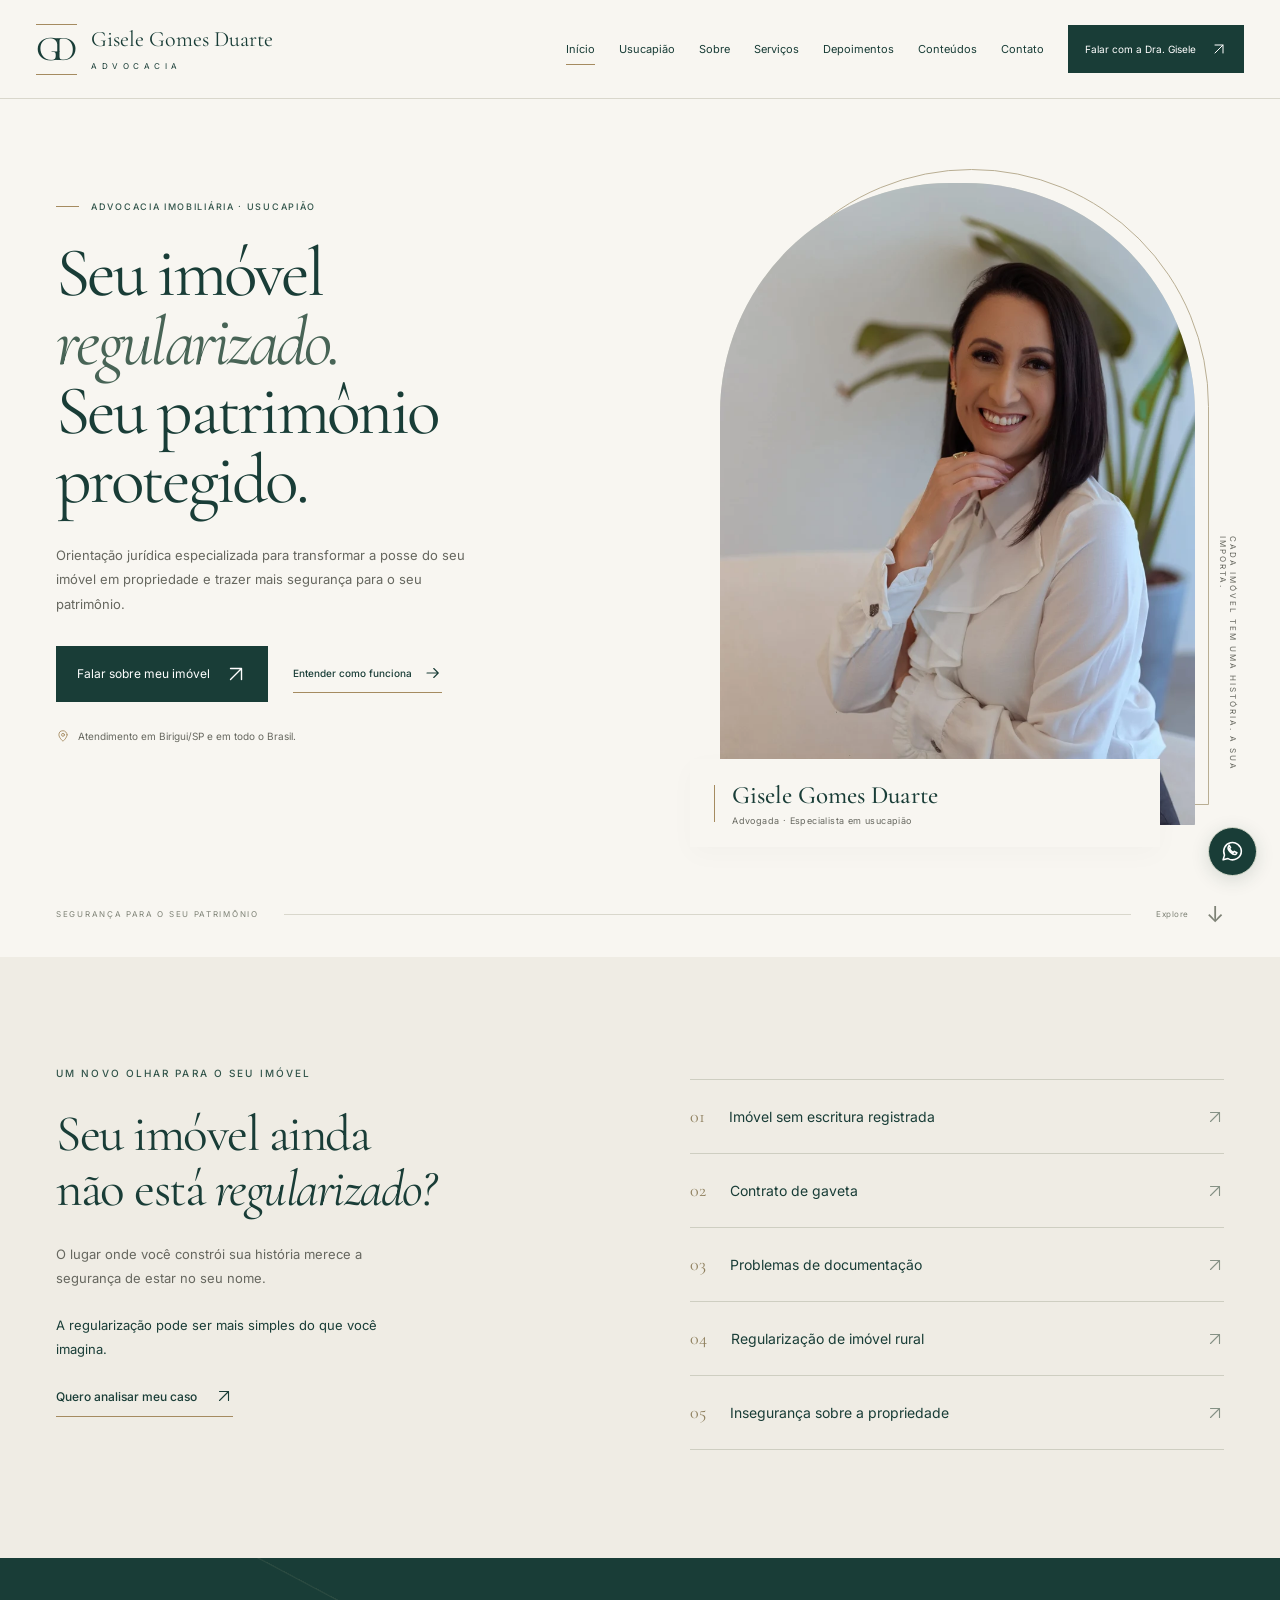
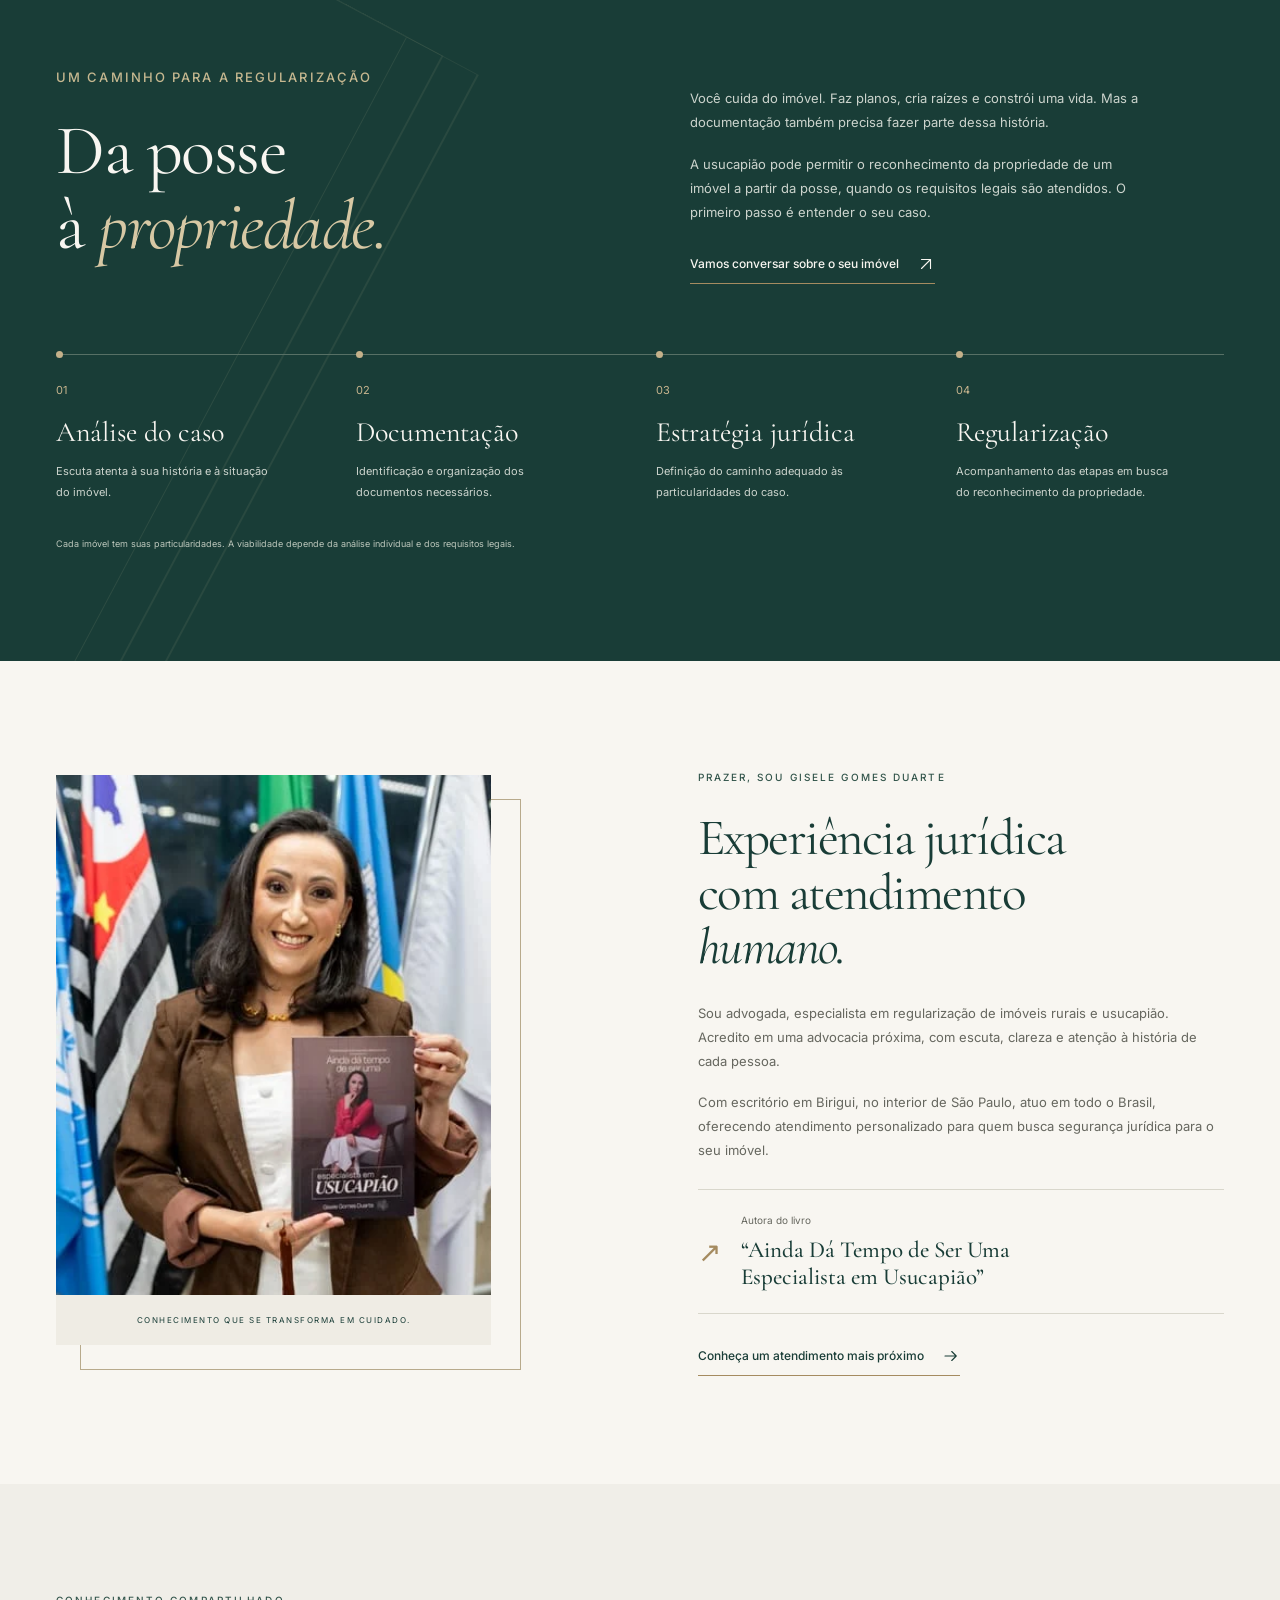
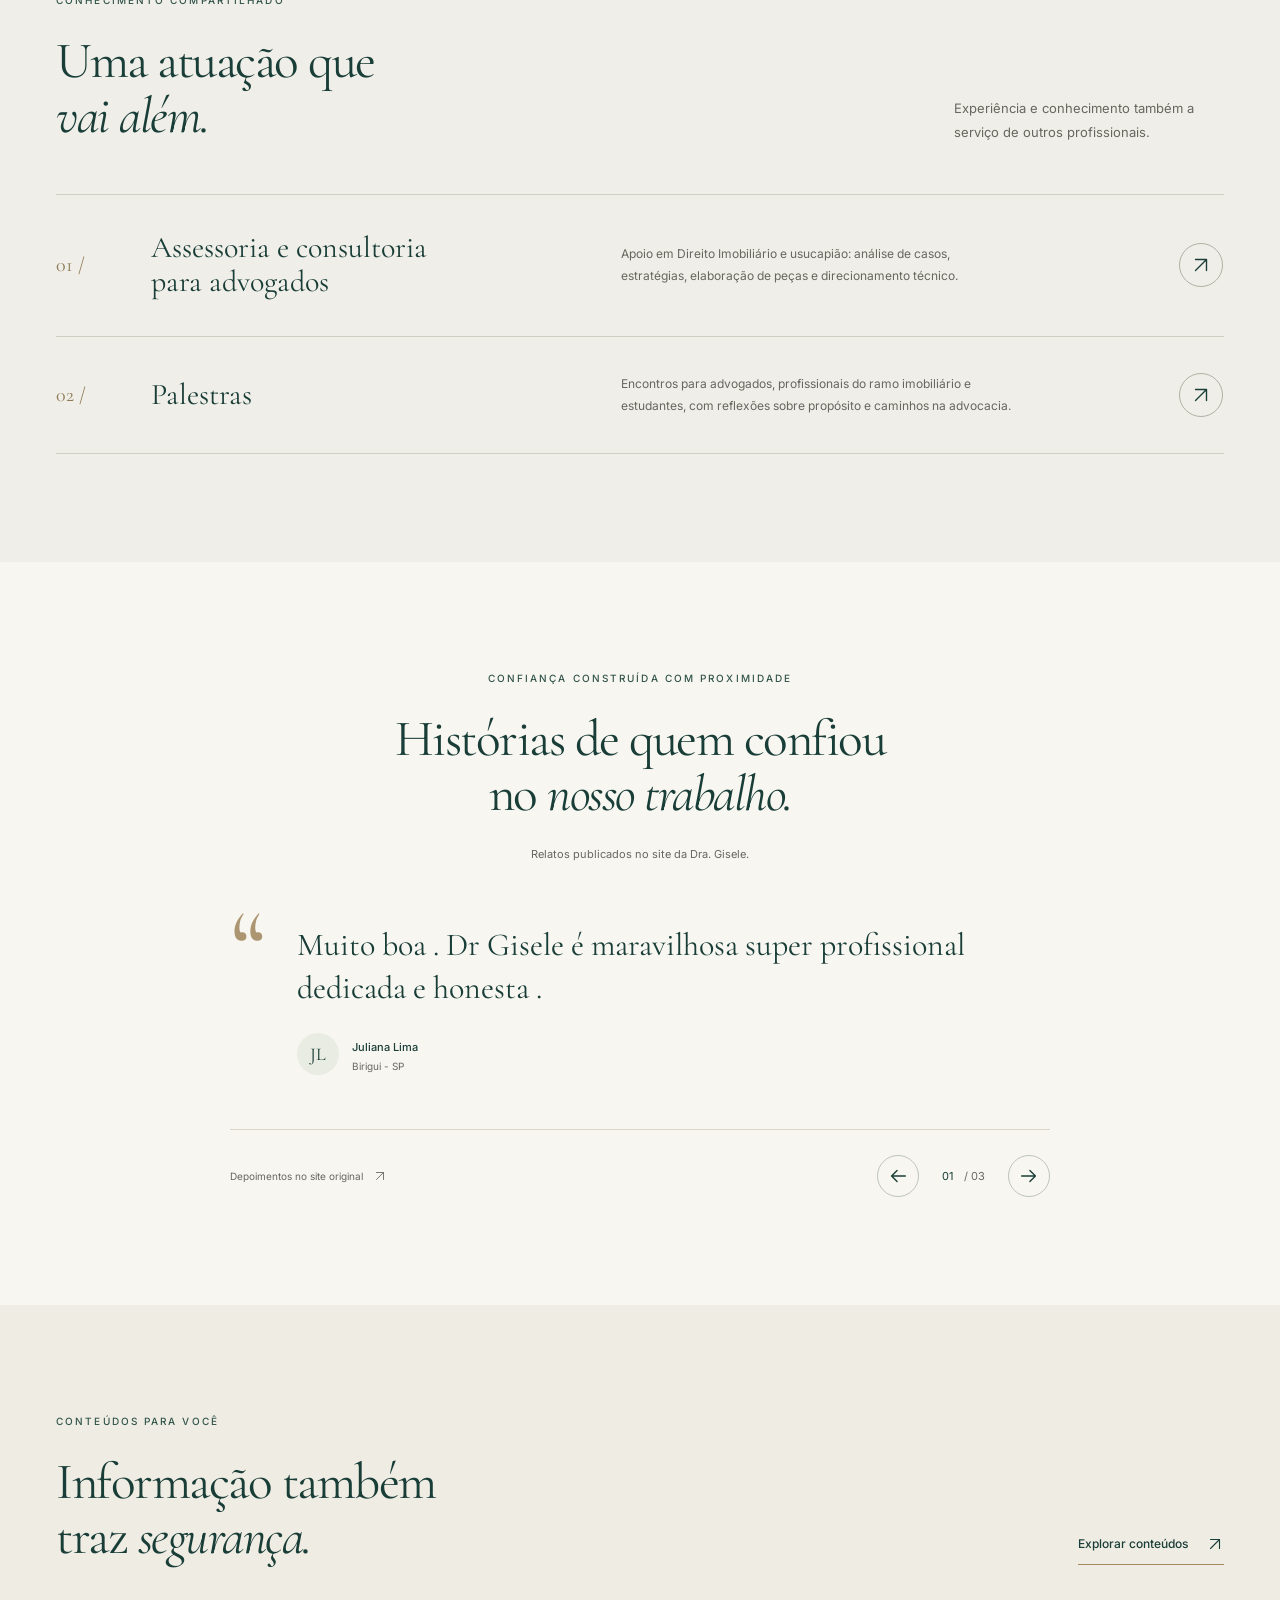
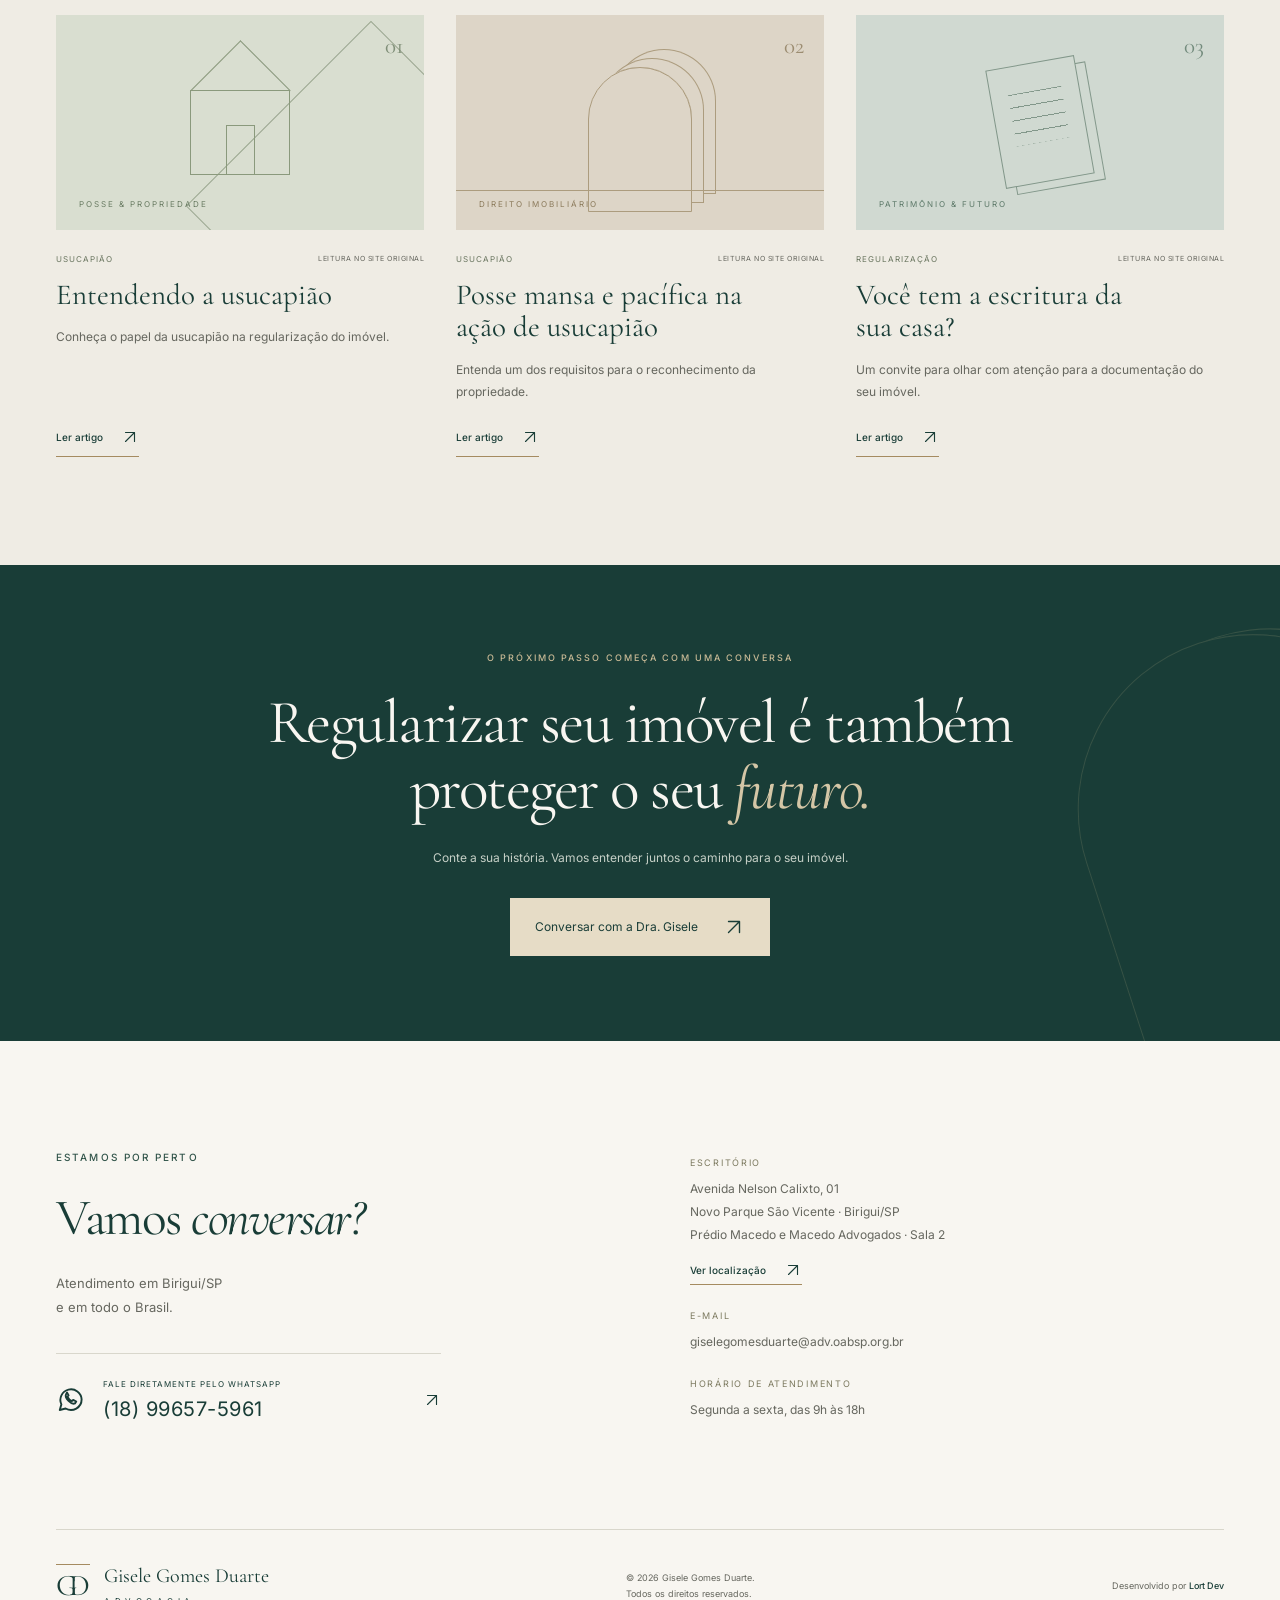
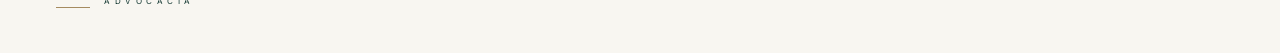
<file: index.html>
<!doctype html>
<html lang="pt-BR">
<head>
  <meta charset="UTF-8">
  <meta name="viewport" content="width=device-width, initial-scale=1">
  <meta name="theme-color" content="#193d37">
  <title>Gisele Gomes Duarte | Advocacia Imobiliária e Usucapião</title>
  <meta name="description" content="Gisele Gomes Duarte, advogada especialista em regularização de imóveis rurais e usucapião. Atendimento humano em Birigui/SP e em todo o Brasil.">
  <meta property="og:type" content="website">
  <meta property="og:locale" content="pt_BR">
  <meta property="og:title" content="Seu imóvel regularizado. Seu patrimônio protegido.">
  <meta property="og:description" content="Conheça o trabalho de Gisele Gomes Duarte. Advocacia imobiliária, regularização de imóveis rurais e usucapião, com atendimento em todo o Brasil.">
  <meta property="og:url" content="https://www.giselegomesduarte.com/">
  <meta property="og:image" content="https://www.giselegomesduarte.com/assets/gisele-retrato.jpg">
  <meta property="og:image:alt" content="Gisele Gomes Duarte, advogada">
  <link rel="canonical" href="https://www.giselegomesduarte.com/">
  <link rel="icon" href="assets/favicon.svg" type="image/svg+xml">
  <link rel="stylesheet" href="styles.css">
  <script src="script.js" defer></script>
</head>
<body>
  <a class="skip-link" href="#principal">Pular para o conteúdo</a>
  <svg class="svg-library" xmlns="http://www.w3.org/2000/svg" aria-hidden="true"><defs>
    <symbol id="arrow" viewBox="0 0 24 24"><path d="M4 12h15m-6-6 6 6-6 6"/></symbol>
    <symbol id="diagonal" viewBox="0 0 24 24"><path d="M6 18 18 6M6 6h12v12"/></symbol>
    <symbol id="pin" viewBox="0 0 24 24"><path d="M19 10c0 5-7 11-7 11S5 15 5 10a7 7 0 0 1 14 0Z"/><circle cx="12" cy="10" r="2.5"/></symbol>
    <symbol id="wa" viewBox="0 0 24 24"><path d="M20.5 11.5a8.5 8.5 0 0 1-12.8 7.3L3 20l1.3-4.5A8.5 8.5 0 1 1 20.5 11.5Z"/><path d="M8 7.5c-.7 1.5.3 3.5 2 5.2s3.7 2.7 5.2 2l1-1.5-2.5-1.3-1 1c-1.7-.8-2.8-1.9-3.6-3.6l1-1L8.8 6Z"/></symbol>
  </defs></svg>

  <header class="site-header">
    <div class="header-inner">
      <a class="brand" href="#inicio" aria-label="Gisele Gomes Duarte Advocacia — início"><span class="brand-mark" aria-hidden="true">GD</span><span class="brand-name">Gisele Gomes Duarte<small>ADVOCACIA</small></span></a>
      <button class="menu-toggle" aria-expanded="false" aria-controls="main-nav" aria-label="Abrir menu"><span></span><span></span></button>
      <nav id="main-nav" aria-label="Navegação principal">
        <a href="#inicio" class="active">Início</a><a href="#usucapiao">Usucapião</a><a href="#sobre">Sobre</a><a href="#servicos">Serviços</a><a href="#depoimentos">Depoimentos</a><a href="#conteudos">Conteúdos</a><a href="#contato">Contato</a>
        <a class="button header-cta" data-whatsapp href="https://wa.me/5518996575961" target="_blank" rel="noopener noreferrer">Falar com a Dra. Gisele <svg><use href="#diagonal"/></svg></a>
      </nav>
    </div>
  </header>

  <main id="principal">
    <section id="inicio" class="hero section-wrap">
      <div class="hero-copy">
        <p class="eyebrow"><span></span> ADVOCACIA IMOBILIÁRIA · USUCAPIÃO</p>
        <h1>Seu imóvel<br><em>regularizado.</em><br>Seu patrimônio<br>protegido.</h1>
        <p class="hero-description">Orientação jurídica especializada para transformar a posse do seu imóvel em propriedade e trazer mais segurança para o seu patrimônio.</p>
        <div class="hero-actions"><a class="button" data-whatsapp href="https://wa.me/5518996575961" target="_blank" rel="noopener noreferrer">Falar sobre meu imóvel <svg><use href="#diagonal"/></svg></a><a class="text-link" href="#usucapiao">Entender como funciona <svg><use href="#arrow"/></svg></a></div>
        <p class="location"><svg><use href="#pin"/></svg> Atendimento em Birigui/SP e em todo o Brasil.</p>
      </div>
      <div class="hero-visual">
        <div class="arch-line" aria-hidden="true"></div>
        <div class="portrait-frame"><img src="assets/gisele-retrato.webp" width="800" height="1200" fetchpriority="high" alt="Dra. Gisele Gomes Duarte em seu escritório"></div>
        <span class="vertical-caption">CADA IMÓVEL TEM UMA HISTÓRIA. A SUA IMPORTA.</span>
        <div class="portrait-caption"><span class="caption-line"></span><div><strong>Gisele Gomes Duarte</strong><span>Advogada · Especialista em usucapião</span></div></div>
      </div>
      <div class="hero-bottom"><span>SEGURANÇA PARA O SEU PATRIMÔNIO</span><span class="hero-bottom-line"></span><a href="#seu-imovel" aria-label="Conheça os caminhos para regularizar seu imóvel">Explore <span>↓</span></a></div>
    </section>

    <section id="seu-imovel" class="problem section-space">
      <div class="section-wrap problem-grid">
        <div><p class="eyebrow">UM NOVO OLHAR PARA O SEU IMÓVEL</p><h2>Seu imóvel ainda<br>não está <em>regularizado?</em></h2><p>O lugar onde você constrói sua história merece a segurança de estar no seu nome.</p><p class="problem-note">A regularização pode ser mais simples do que você imagina.</p><a class="text-link" data-whatsapp href="https://wa.me/5518996575961" target="_blank" rel="noopener noreferrer">Quero analisar meu caso <svg><use href="#diagonal"/></svg></a></div>
        <ul class="situation-list"><li><span>01</span> Imóvel sem escritura registrada <svg><use href="#diagonal"/></svg></li><li><span>02</span> Contrato de gaveta <svg><use href="#diagonal"/></svg></li><li><span>03</span> Problemas de documentação <svg><use href="#diagonal"/></svg></li><li><span>04</span> Regularização de imóvel rural <svg><use href="#diagonal"/></svg></li><li><span>05</span> Insegurança sobre a propriedade <svg><use href="#diagonal"/></svg></li></ul>
      </div>
    </section>

    <section id="usucapiao" class="usucapiao section-space">
      <div class="architectural-lines" aria-hidden="true"></div>
      <div class="section-wrap">
        <div class="usucapiao-intro"><div><p class="eyebrow">UM CAMINHO PARA A REGULARIZAÇÃO</p><h2>Da posse<br>à <em>propriedade.</em></h2></div><div><p>Você cuida do imóvel. Faz planos, cria raízes e constrói uma vida. Mas a documentação também precisa fazer parte dessa história.</p><p>A usucapião pode permitir o reconhecimento da propriedade de um imóvel a partir da posse, quando os requisitos legais são atendidos. O primeiro passo é entender o seu caso.</p><a class="text-link light" data-whatsapp href="https://wa.me/5518996575961" target="_blank" rel="noopener noreferrer">Vamos conversar sobre o seu imóvel <svg><use href="#diagonal"/></svg></a></div></div>
        <ol class="process"><li><span class="step-number">01</span><h3>Análise do caso</h3><p>Escuta atenta à sua história e à situação do imóvel.</p></li><li><span class="step-number">02</span><h3>Documentação</h3><p>Identificação e organização dos documentos necessários.</p></li><li><span class="step-number">03</span><h3>Estratégia jurídica</h3><p>Definição do caminho adequado às particularidades do caso.</p></li><li><span class="step-number">04</span><h3>Regularização</h3><p>Acompanhamento das etapas em busca do reconhecimento da propriedade.</p></li></ol>
        <p class="process-note">Cada imóvel tem suas particularidades. A viabilidade depende da análise individual e dos requisitos legais.</p>
      </div>
    </section>

    <section id="sobre" class="about section-wrap section-space">
      <div class="about-visual"><img src="assets/gisele-autora.webp" alt="Gisele Gomes Duarte apresentando seu livro sobre usucapião" width="400" height="599" loading="lazy"><div class="about-photo-label">CONHECIMENTO QUE SE TRANSFORMA EM CUIDADO.</div></div>
      <div class="about-copy"><p class="eyebrow">PRAZER, SOU GISELE GOMES DUARTE</p><h2>Experiência jurídica<br>com atendimento<br><em>humano.</em></h2><p>Sou advogada, especialista em regularização de imóveis rurais e usucapião. Acredito em uma advocacia próxima, com escuta, clareza e atenção à história de cada pessoa.</p><p>Com escritório em Birigui, no interior de São Paulo, atuo em todo o Brasil, oferecendo atendimento personalizado para quem busca segurança jurídica para o seu imóvel.</p><div class="book-note"><span aria-hidden="true">↗</span><p>Autora do livro<strong>“Ainda Dá Tempo de Ser Uma<br class="desktop-br"> Especialista em Usucapião”</strong></p></div><a class="text-link" href="#contato">Conheça um atendimento mais próximo <svg><use href="#arrow"/></svg></a></div>
    </section>

    <section id="servicos" class="services section-space"><div class="section-wrap"><div class="section-heading"><div><p class="eyebrow">CONHECIMENTO COMPARTILHADO</p><h2>Uma atuação que<br><em>vai além.</em></h2></div><p>Experiência e conhecimento também a serviço de outros profissionais.</p></div><div class="service-row"><span class="service-number">01 /</span><h3>Assessoria e consultoria<br>para advogados</h3><p>Apoio em Direito Imobiliário e usucapião: análise de casos, estratégias, elaboração de peças e direcionamento técnico.</p><a data-whatsapp data-message="Olá, Dra. Gisele! Gostaria de saber mais sobre a consultoria para advogados." href="https://wa.me/5518996575961" target="_blank" rel="noopener noreferrer" aria-label="Conversar sobre assessoria e consultoria para advogados"><svg><use href="#diagonal"/></svg></a></div><div class="service-row"><span class="service-number">02 /</span><h3>Palestras</h3><p>Encontros para advogados, profissionais do ramo imobiliário e estudantes, com reflexões sobre propósito e caminhos na advocacia.</p><a data-whatsapp data-message="Olá, Dra. Gisele! Gostaria de conversar sobre palestras." href="https://wa.me/5518996575961" target="_blank" rel="noopener noreferrer" aria-label="Conversar sobre palestras"><svg><use href="#diagonal"/></svg></a></div></div></section>

    <section id="depoimentos" class="testimonials section-wrap section-space" aria-roledescription="carrossel" aria-label="Depoimentos de clientes">
      <div class="testimonial-heading"><p class="eyebrow">CONFIANÇA CONSTRUÍDA COM PROXIMIDADE</p><h2>Histórias de quem confiou<br>no <em>nosso trabalho.</em></h2><p>Relatos publicados no site da Dra. Gisele.</p></div>
      <div class="quote-wrap"><span class="quote-mark" aria-hidden="true">“</span><div class="quote-content" aria-live="polite" aria-atomic="true"><blockquote id="quote-text">Muito boa . Dr Gisele é maravilhosa super profissional dedicada e honesta .</blockquote><div class="quote-person"><span class="person-initials" id="quote-initials" aria-hidden="true">JL</span><div><strong id="quote-name">Juliana Lima</strong><span id="quote-location">Birigui - SP</span></div></div></div></div>
      <div class="carousel-bottom"><a class="source-link" href="https://www.giselegomesduarte.com/#section-69c3211c6817c" id="testimonial-source" target="_blank" rel="noopener noreferrer">Depoimentos no site original <svg><use href="#diagonal"/></svg></a><div class="carousel-controls"><button id="quote-prev" class="round-button" aria-label="Depoimento anterior"><svg class="rotate"><use href="#arrow"/></svg></button><span id="quote-counter" aria-label="Depoimento 1 de 3">01 <span>/ 03</span></span><button id="quote-next" class="round-button" aria-label="Próximo depoimento"><svg><use href="#arrow"/></svg></button></div></div>
    </section>

    <section id="conteudos" class="articles section-space"><div class="section-wrap"><div class="section-heading"><div><p class="eyebrow">CONTEÚDOS PARA VOCÊ</p><h2>Informação também<br>traz <em>segurança.</em></h2></div><a class="text-link" href="https://www.giselegomesduarte.com/#section-63f8ffbb9bd33" id="all-articles" target="_blank" rel="noopener noreferrer">Explorar conteúdos <svg><use href="#diagonal"/></svg></a></div><div class="article-grid">
      <article><a class="article-link" href="https://www.giselegomesduarte.com/alguns-artigos-publicados/entendendo-a-usucapi%C3%A3o" target="_blank" rel="noopener noreferrer"><div class="article-art art-house" aria-hidden="true"><span class="draw-house"></span><span class="art-caption">POSSE & PROPRIEDADE</span><span class="art-number">01</span></div><div class="article-meta">USUCAPIÃO <span>LEITURA NO SITE ORIGINAL</span></div><h3>Entendendo a usucapião</h3><p>Conheça o papel da usucapião na regularização do imóvel.</p><span class="text-link">Ler artigo <svg><use href="#diagonal"/></svg></span></a></article>
      <article><a class="article-link" href="https://www.giselegomesduarte.com/alguns-artigos-publicados/posse-mansa-e-pac%C3%8Dfica-na-a%C3%87%C3%83o-de-usucapi%C3%83o" target="_blank" rel="noopener noreferrer"><div class="article-art art-arch" aria-hidden="true"><span class="draw-arch"></span><span class="art-caption">DIREITO IMOBILIÁRIO</span><span class="art-number">02</span></div><div class="article-meta">USUCAPIÃO <span>LEITURA NO SITE ORIGINAL</span></div><h3>Posse mansa e pacífica na ação de usucapião</h3><p>Entenda um dos requisitos para o reconhecimento da propriedade.</p><span class="text-link">Ler artigo <svg><use href="#diagonal"/></svg></span></a></article>
      <article><a class="article-link" href="https://www.giselegomesduarte.com/alguns-artigos-publicados/voc%C3%8A-tem-a-escritura-da-sua-casa" target="_blank" rel="noopener noreferrer"><div class="article-art art-document" aria-hidden="true"><span class="draw-document"></span><span class="art-caption">PATRIMÔNIO & FUTURO</span><span class="art-number">03</span></div><div class="article-meta">REGULARIZAÇÃO <span>LEITURA NO SITE ORIGINAL</span></div><h3>Você tem a escritura da sua casa?</h3><p>Um convite para olhar com atenção para a documentação do seu imóvel.</p><span class="text-link">Ler artigo <svg><use href="#diagonal"/></svg></span></a></article>
    </div></div></section>

    <section class="final-cta"><div class="section-wrap"><p class="eyebrow">O PRÓXIMO PASSO COMEÇA COM UMA CONVERSA</p><h2>Regularizar seu imóvel é também<br>proteger o seu <em>futuro.</em></h2><p>Conte a sua história. Vamos entender juntos o caminho para o seu imóvel.</p><a class="button button-sand" data-whatsapp href="https://wa.me/5518996575961" target="_blank" rel="noopener noreferrer">Conversar com a Dra. Gisele <svg><use href="#diagonal"/></svg></a><span class="cta-arch" aria-hidden="true"></span></div></section>

    <section id="contato" class="contact section-wrap section-space"><div class="contact-intro"><p class="eyebrow">ESTAMOS POR PERTO</p><h2>Vamos <em>conversar?</em></h2><p>Atendimento em Birigui/SP<br>e em todo o Brasil.</p><a class="contact-whatsapp" data-whatsapp href="https://wa.me/5518996575961" target="_blank" rel="noopener noreferrer"><svg><use href="#wa"/></svg><span>FALE DIRETAMENTE PELO WHATSAPP<strong>(18) 99657-5961</strong></span><svg><use href="#diagonal"/></svg></a></div><div class="contact-details"><div><span class="detail-label">ESCRITÓRIO</span><address>Avenida Nelson Calixto, 01<br>Novo Parque São Vicente · Birigui/SP<br>Prédio Macedo e Macedo Advogados · Sala 2</address><a class="text-link small" href="https://www.google.com/maps/search/?api=1&query=Avenida+Nelson+Calixto+01+Novo+Parque+Sao+Vicente+Birigui+SP" target="_blank" rel="noopener noreferrer">Ver localização <svg><use href="#diagonal"/></svg></a></div><div><span class="detail-label">E-MAIL</span><a class="email" href="mailto:giselegomesduarte@adv.oabsp.org.br">giselegomesduarte@adv.oabsp.org.br</a></div><div><span class="detail-label">HORÁRIO DE ATENDIMENTO</span><p>Segunda a sexta, das 9h às 18h</p></div></div></section>
  </main>
  <footer class="site-footer section-wrap"><a class="brand" href="#inicio"><span class="brand-mark" aria-hidden="true">GD</span><span class="brand-name">Gisele Gomes Duarte<small>ADVOCACIA</small></span></a><p>© <span id="year">2026</span> Gisele Gomes Duarte. <br>Todos os direitos reservados.</p><span class="dev-credit">Desenvolvido por <strong>Lort Dev</strong></span></footer>
  <a class="floating-whatsapp" data-whatsapp href="https://wa.me/5518996575961" target="_blank" rel="noopener noreferrer" aria-label="Conversar com a Dra. Gisele pelo WhatsApp"><svg><use href="#wa"/></svg><span>Vamos conversar?</span></a>
</body>
</html>
</file>
<file: styles.css>
@font-face{font-family:Editorial;src:url('assets/cormorant.woff2') format('woff2');font-style:normal;font-weight:400 600;font-display:swap}
@font-face{font-family:Editorial;src:url('assets/cormorant-italic.woff2') format('woff2');font-style:italic;font-weight:400 600;font-display:swap}
@font-face{font-family:Inter;src:url('assets/inter.woff2') format('woff2');font-style:normal;font-weight:100 900;font-display:swap}
:root{--paper:#f8f6f1;--cream:#efece4;--green:#193d37;--green-light:#31544a;--gold:#a58b60;--text:#66675f;--line:#d9d7cc;--serif:Editorial,Georgia,'Times New Roman',serif;--sans:Inter,Arial,sans-serif}
*{box-sizing:border-box}html{scroll-behavior:smooth;scroll-padding-top:110px}body{margin:0;background:var(--paper);color:var(--green);font-family:var(--sans);font-size:14px;-webkit-font-smoothing:antialiased}a{color:inherit;text-decoration:none}button{font:inherit}button,a{-webkit-tap-highlight-color:transparent}button{cursor:pointer}svg{width:22px;height:22px;fill:none;stroke:currentColor;stroke-width:1.5;stroke-linecap:round;stroke-linejoin:round;flex-shrink:0}.svg-library{position:absolute;width:0;height:0;overflow:hidden}img{display:block;max-width:100%;height:auto}h1,h2,h3,p{margin:0}h1,h2,h3{font-weight:400}h1,h2,h3{font-family:var(--serif)}h2{font-size:clamp(40px,4vw,60px);line-height:1.07;letter-spacing:-1.5px}h2 em{font-weight:400}p{color:var(--text);line-height:1.85}button:focus-visible,a:focus-visible{outline:3px solid var(--gold);outline-offset:5px}::selection{background:#d6ddce;color:var(--green)}.section-wrap{width:min(1240px,calc(100% - 112px));margin-inline:auto}.section-space{padding-block:108px}.eyebrow{font-size:10px;font-weight:500;letter-spacing:2.1px;color:var(--green-light);line-height:1.7;margin-bottom:25px}.button{display:inline-flex;align-items:center;justify-content:center;gap:25px;padding:18px 25px;background:var(--green);color:#fff;font-size:12px;line-height:1.5;min-height:52px;transition:background .2s,transform .2s}.button:hover{background:#2e574c;transform:translateY(-2px)}.text-link{display:inline-flex;align-items:center;gap:18px;padding-block:10px;border-bottom:1px solid var(--gold);font-size:12px;font-weight:500;line-height:1.6}.text-link svg{width:18px;height:18px;transition:transform .2s}.text-link:hover svg{transform:translate(3px,-2px)}.skip-link{position:fixed;top:-100px;left:20px;padding:16px;background:var(--green);color:white;z-index:100}.skip-link:focus{top:12px}
.site-header{position:sticky;top:0;z-index:30;background:rgba(248,246,241,.97);border-bottom:1px solid var(--line)}.header-inner{width:min(1380px,calc(100% - 72px));min-height:98px;margin:auto;display:flex;align-items:center;justify-content:space-between;gap:28px}.brand{display:inline-flex;align-items:center;gap:14px;flex-shrink:0}.brand-mark{font-family:var(--serif);font-size:35px;letter-spacing:-8px;padding-right:8px;line-height:1.4;border-block:1px solid var(--gold);color:var(--green)}.brand-name{font-family:var(--serif);font-size:22px;line-height:1.1}.brand-name small{display:block;font:8px var(--sans);letter-spacing:4.5px;margin-top:9px}nav{display:flex;align-items:center;gap:24px}nav>a:not(.button){font-size:11px;position:relative;padding-block:16px}nav>a:not(.button):after{content:'';position:absolute;bottom:7px;left:0;right:0;height:1px;background:var(--gold);transform:scaleX(0);transition:transform .2s}nav>a:hover:after,nav>a.active:after{transform:scaleX(1)}.header-cta{font-size:10px;padding:13px 17px;gap:15px;min-height:44px}.header-cta svg{width:16px}.menu-toggle{display:none}
.hero{display:grid;grid-template-columns:1.14fr 1fr;column-gap:64px;padding-top:70px;position:relative}.hero-copy{padding-top:30px;padding-bottom:42px}.hero .eyebrow{display:flex;align-items:center;gap:12px;font-size:9px;letter-spacing:1.7px}.hero .eyebrow>span{width:23px;height:1px;background:var(--gold)}h1{font-size:clamp(54px,5.45vw,80px);letter-spacing:-2.7px;line-height:.99}h1 em{font-weight:400;color:#486456}.hero-description{max-width:420px;margin-top:27px;font-size:13px;line-height:1.9}.hero-actions{display:flex;gap:25px;align-items:center;margin-top:29px}.hero-actions .button{padding:17px 21px;gap:15px}.hero-actions .text-link{font-size:10px;gap:12px}.location{display:flex;align-items:center;gap:8px;font-size:10px;margin-top:25px}.location svg{width:14px;height:16px;color:var(--gold)}.hero-visual{position:relative;margin:0 29px 48px 12px;padding-top:14px;align-self:stretch}.portrait-frame{height:100%;min-height:550px;max-height:642px;overflow:hidden;border-radius:230px 230px 1px 1px;background:#d6d8cb;position:relative}.portrait-frame img{width:100%;height:100%;object-fit:cover;object-position:center 40%}.arch-line{position:absolute;inset:0 -14px 20px 14px;border:1px solid #b9ae93;border-radius:250px 250px 0 0}.vertical-caption{position:absolute;right:-43px;top:56%;writing-mode:vertical-rl;font-size:8px;letter-spacing:2px;color:var(--text)}.portrait-caption{position:absolute;bottom:-22px;left:-30px;right:35px;background:var(--paper);padding:21px 24px;display:flex;align-items:center;gap:17px;box-shadow:0 8px 25px #193d3706}.caption-line{height:37px;width:1px;background:var(--gold)}.portrait-caption strong{font-family:var(--serif);font-weight:500;font-size:25px;display:block}.portrait-caption div>span{display:block;font-size:9px;letter-spacing:.4px;color:var(--text);margin-top:5px}.hero-bottom{grid-column:1/-1;display:flex;align-items:center;gap:25px;margin-top:28px;padding-bottom:30px;color:#7e8276;font-size:8px;letter-spacing:1.7px}.hero-bottom-line{height:1px;background:var(--line);flex:1}.hero-bottom a{display:flex;align-items:center;gap:17px;letter-spacing:.5px}.hero-bottom a span{font-size:22px}
.problem{background:var(--cream);margin-top:0}.problem-grid{display:grid;grid-template-columns:1fr 1fr;gap:100px}.problem h2{margin-bottom:25px}.problem-grid>div>p:not(.eyebrow){max-width:370px;font-size:13px}.problem-grid .problem-note{margin-top:23px;color:var(--green)}.problem .text-link{margin-top:16px}.situation-list{list-style:none;padding:0;margin:14px 0 0}.situation-list li{display:flex;align-items:center;gap:24px;border-bottom:1px solid #cecec1;padding:23px 0;font-size:14px;line-height:1.5}.situation-list li:first-child{border-top:1px solid #cecec1}.situation-list li>span{font-family:var(--serif);font-size:18px;color:#8f805f}.situation-list svg{margin-left:auto;width:18px;color:#859185}
.usucapiao{background:var(--green);color:var(--paper);position:relative;overflow:hidden}.usucapiao .section-wrap{position:relative;z-index:1}.usucapiao .eyebrow{color:#c6b890}.usucapiao h2{font-size:clamp(56px,5.5vw,80px)}.usucapiao h2 em{color:#d7c8a4}.usucapiao-intro{display:grid;grid-template-columns:1fr 1fr;gap:100px}.usucapiao-intro>div+div{padding-top:20px;max-width:450px}.usucapiao p{color:#ccd4cd;font-size:13px}.usucapiao p+p{margin-top:18px}.light{color:var(--paper);margin-top:20px}.process{display:grid;grid-template-columns:repeat(4,1fr);list-style:none;padding:0;margin:70px 0 0;border-top:1px solid #577065;gap:32px}.process li{padding-top:25px;position:relative}.process li:before{content:'';position:absolute;top:-4px;left:0;width:7px;height:7px;background:#c4b18a;border-radius:50%}.step-number{font-size:11px;color:#c8b58e}.process h3{font-size:28px;margin:18px 0 12px}.process p{font-size:11px;max-width:225px}.usucapiao .process-note{font-size:9px;margin-top:34px;color:#bec8bd}.architectural-lines{position:absolute;width:550px;height:850px;border:1px solid #49615366;top:-100px;left:-310px;transform:rotate(28deg);box-shadow:40px 0 0 -1px #193d37,41px 0 #49615355,80px 0 0 -1px #193d37,81px 0 #49615355}
.about{display:grid;grid-template-columns:1fr 1fr;gap:115px;align-items:center}.about-visual{padding:0 30px 25px 0;position:relative;max-width:465px}.about-visual:after{content:'';position:absolute;inset:24px 0 0 24px;border:1px solid #b8aa8c;z-index:-1}.about-visual img{width:100%;height:520px;object-fit:cover;object-position:center 38%}.about-photo-label{background:var(--cream);font-size:8px;letter-spacing:1.5px;padding:20px 10px;text-align:center}.about-copy h2{margin-bottom:26px}.about-copy>p:not(.eyebrow){font-size:13px;margin-top:17px}.book-note{display:flex;gap:20px;align-items:center;border-block:1px solid var(--line);margin:27px 0 22px;padding:21px 0}.book-note>span{font-size:28px;color:var(--gold)}.book-note p{font-size:10px}.book-note strong{display:block;font-family:var(--serif);font-size:23px;font-weight:500;line-height:1.2;color:var(--green);margin-top:7px}
.services{background:#f0eee8}.section-heading{display:flex;justify-content:space-between;align-items:flex-end;gap:35px;margin-bottom:50px}.section-heading>p{max-width:270px;font-size:13px}.service-row{display:grid;grid-template-columns:60px 1fr 1.2fr 45px;gap:35px;padding:36px 0;border-top:1px solid #cccfc2;align-items:center}.service-row:last-child{border-bottom:1px solid #cccfc2}.service-number{font-family:var(--serif);font-size:20px;color:#8c7955}.service-row h3{font-size:30px;line-height:1.15}.service-row p{font-size:12px;max-width:390px}.service-row>a{width:44px;height:44px;border:1px solid #acb3a4;border-radius:50%;display:grid;place-items:center;transition:background .2s}.service-row>a:hover{background:#dfe4d9}
.testimonial-heading{text-align:center}.testimonial-heading>p:last-child{font-size:11px;margin-top:22px}.quote-wrap{max-width:820px;margin:30px auto 0;display:flex;gap:30px;min-height:210px}.quote-mark{font-family:var(--serif);font-size:108px;line-height:1;color:#ac9571}.quote-content{padding-top:29px;flex:1}blockquote{font-family:var(--serif);font-size:32px;line-height:1.35;margin:0;font-weight:400}.quote-person{display:flex;align-items:center;gap:13px;margin-top:24px}.person-initials{width:42px;height:42px;border-radius:50%;display:grid;place-items:center;background:#e9ece3;font-family:var(--serif);font-size:18px}.quote-person strong{font-size:11px;font-weight:500}.quote-person div>span{display:block;font-size:10px;color:var(--text);margin-top:6px}.carousel-bottom{border-top:1px solid var(--line);padding-top:25px;margin:25px auto 0;max-width:820px;display:flex;align-items:center;justify-content:space-between;gap:20px}.source-link{display:flex;align-items:center;gap:10px;font-size:10px;color:var(--text)}.source-link svg{width:14px}.carousel-controls{display:flex;align-items:center;gap:23px;font-size:11px}.carousel-controls>span>span{color:var(--text);margin-left:8px}.round-button{display:grid;place-items:center;border:1px solid #bdc5b9;background:transparent;color:var(--green);width:42px;height:42px;border-radius:50%;transition:background .2s}.round-button:hover{background:var(--cream)}.rotate{transform:rotate(180deg)}
.articles{background:var(--cream)}.article-grid{display:grid;grid-template-columns:repeat(3,1fr);gap:32px}.article-link{display:flex;height:100%;flex-direction:column}.article-art{height:215px;position:relative;overflow:hidden;background:#d9ded0;color:#6a7c63;display:grid;place-items:center}.art-caption{position:absolute;bottom:21px;left:23px;letter-spacing:2px;font-size:8px}.art-number{position:absolute;right:20px;top:17px;font-family:var(--serif);font-size:23px;opacity:.8}.art-house:before{content:'';position:absolute;width:260px;height:260px;border:1px solid #9ca891;transform:rotate(45deg);top:60px;left:50%}.draw-house{width:100px;height:85px;border:1px solid #8a997c;position:relative;transform:translateY(10px)}.draw-house:before{content:'';position:absolute;width:70px;height:70px;border-left:1px solid #8a997c;border-top:1px solid #8a997c;transform:rotate(45deg);top:-36px;left:14px}.draw-house:after{content:'';position:absolute;border:1px solid #8a997c;bottom:-1px;width:27px;height:48px;left:35px}.art-arch{background:#ddd5c7;color:#8c7b5c}.draw-arch{width:104px;height:145px;border:1px solid #ac9c7e;border-radius:70px 70px 0 0;transform:translateY(17px);box-shadow:12px -9px 0 -1px #ddd5c7,12px -9px #ac9c7e,24px -18px 0 -1px #ddd5c7,24px -18px #ac9c7e}.art-arch:after{content:'';position:absolute;bottom:39px;left:0;right:0;border-bottom:1px solid #ac9c7e}.art-document{background:#d0d9d1;color:#5d7969}.draw-document{width:90px;height:120px;border:1px solid #82978a;transform:rotate(-10deg);position:relative;box-shadow:10px 8px 0 -1px #d0d9d1,10px 8px #82978a}.draw-document:after{content:'';position:absolute;left:17px;right:17px;top:27px;height:52px;background:repeating-linear-gradient(to bottom,#82978a 0,#82978a 1px,transparent 1px,transparent 13px)}.article-meta{display:flex;justify-content:space-between;gap:10px;font-size:8px;letter-spacing:1px;margin:24px 0 15px;color:#69755f}.article-meta>span{font-size:7px;letter-spacing:.5px;color:var(--text)}.article-grid h3{font-size:29px;line-height:1.12;margin-bottom:15px;max-width:300px}.article-grid p{font-size:12px;margin-bottom:15px}.article-grid .text-link{align-self:flex-start;margin-top:auto;font-size:10px}.article-link:hover .article-art{filter:brightness(1.035)}
.final-cta{background:var(--green);padding:85px 0;text-align:center;color:var(--paper);position:relative;overflow:hidden}.final-cta .section-wrap{position:relative;z-index:1}.final-cta .eyebrow{color:#c9ba96;font-size:9px}.final-cta h2{font-size:clamp(40px,4.8vw,68px)}.final-cta h2 em{color:#d4c6a6}.final-cta p:not(.eyebrow){color:#c6d0c7;margin:25px 0 29px;font-size:12px}.button-sand{background:#e6dcc6;color:var(--green)}.button-sand:hover{background:#f0e8d9}.cta-arch{position:absolute;width:350px;height:520px;border:1px solid #62725a66;border-radius:200px 200px 0 0;right:-230px;top:-20px;z-index:-1;transform:rotate(-18deg);box-shadow:18px 0 0 -1px #193d37,19px 0 #62725a66}
.contact{display:grid;grid-template-columns:1fr 1fr;gap:100px}.contact-intro>p:not(.eyebrow){font-size:13px;margin-top:25px}.contact-whatsapp{display:flex;align-items:center;gap:17px;margin-top:34px;padding-top:25px;border-top:1px solid var(--line);max-width:385px}.contact-whatsapp>svg:first-child{width:30px;height:30px}.contact-whatsapp>svg:last-child{margin-left:auto;width:18px}.contact-whatsapp span{font-size:8px;letter-spacing:1px}.contact-whatsapp strong{display:block;font-weight:400;font-size:20px;letter-spacing:.5px;margin-top:8px}.contact-details{display:grid;gap:25px;padding-top:8px}.detail-label{font-size:9px;letter-spacing:1.7px;color:#7c795f;display:block;margin-bottom:10px}address{font-style:normal;font-size:12px;line-height:1.9;color:var(--text)}.small{font-size:10px;padding:5px 0;margin-top:10px}.contact-details p,.email{font-size:12px;line-height:1.8;color:var(--text)}.email{overflow-wrap:anywhere}.site-footer{display:flex;justify-content:space-between;align-items:center;border-top:1px solid var(--line);padding-block:34px 45px;gap:25px}.site-footer .brand-name{font-size:20px}.site-footer .brand-mark{font-size:30px}.site-footer p{font-size:9px;line-height:1.8}.dev-credit{font-size:9px;color:var(--text)}.dev-credit strong{color:var(--green);font-weight:500}.floating-whatsapp{position:fixed;bottom:24px;right:23px;width:49px;height:49px;border-radius:50%;background:var(--green);color:#fff;display:grid;place-items:center;z-index:25;border:1px solid #d5dacc;box-shadow:0 4px 18px #193d3725}.floating-whatsapp>svg{width:25px;height:25px}.floating-whatsapp span{position:absolute;right:60px;white-space:nowrap;background:var(--green);padding:10px 15px;font-size:11px;border-radius:3px;opacity:0;pointer-events:none;transition:opacity .2s}.floating-whatsapp:hover span,.floating-whatsapp:focus-visible span{opacity:1}
@media(min-width:1500px){.hero{padding-top:85px}.hero-copy{padding-top:40px}.hero-visual{max-height:650px}.hero-bottom{margin-top:45px}}
@media(max-width:1200px){.header-inner{width:calc(100% - 48px);gap:18px}.brand-name{font-size:20px}nav{gap:16px}nav>a:not(.button){font-size:10px}.header-cta{padding-inline:12px;font-size:9px;gap:8px}.section-wrap{width:calc(100% - 88px)}.hero{gap:32px}.hero-actions{gap:17px;flex-wrap:wrap}.hero-visual{margin-left:5px;margin-right:20px}.portrait-frame{min-height:525px}.problem-grid,.usucapiao-intro,.about,.contact{gap:65px}.service-row{gap:25px}.article-meta{flex-wrap:wrap}.hero .eyebrow{font-size:8px}}
@media(max-width:1000px){.site-header .header-inner{min-height:82px}.menu-toggle{display:flex;width:44px;height:44px;background:transparent;border:1px solid var(--line);align-items:center;justify-content:center;flex-direction:column;gap:6px;color:var(--green);z-index:32}.menu-toggle span{width:18px;height:1px;background:currentColor;transition:transform .2s}.menu-toggle[aria-expanded=true] span:first-child{transform:translateY(3.5px) rotate(45deg)}.menu-toggle[aria-expanded=true] span:last-child{transform:translateY(-3.5px) rotate(-45deg)}nav{display:none;position:absolute;top:100%;left:0;right:0;background:var(--paper);padding:20px 32px 30px;box-shadow:0 15px 20px #193d370d;border-bottom:1px solid var(--line);max-height:calc(100dvh - 82px);overflow:auto}nav.is-open{display:flex;flex-direction:column;align-items:stretch;gap:0}nav>a:not(.button){font-size:14px;padding:13px 5px;border-bottom:1px solid var(--line)}nav>a:not(.button):after{display:none}.header-cta{margin-top:20px;font-size:12px;padding:15px;justify-content:space-between}.section-wrap{width:calc(100% - 64px)}.section-space{padding-block:80px}.hero{padding-top:46px;gap:26px}.hero-copy{padding-top:20px}h1{font-size:clamp(49px,6.5vw,65px);letter-spacing:-1.8px}.hero .eyebrow{max-width:265px;letter-spacing:1.2px}.hero-visual{margin-right:10px}.portrait-frame{min-height:510px}.vertical-caption{right:-27px;font-size:7px}.portrait-caption{left:-12px;right:10px;padding:17px 15px}.portrait-caption strong{font-size:22px}.portrait-caption div>span{font-size:8px}.hero-actions{gap:10px;margin-top:24px}.hero-description{font-size:12px}.hero-actions .button{font-size:11px;padding:16px 19px}.location{font-size:9px}.problem-grid,.usucapiao-intro,.about,.contact{gap:40px}.situation-list li{font-size:12px;gap:15px}.about-visual img{height:490px}.about h2{font-size:44px}.about-copy>p:not(.eyebrow){font-size:12px}.about .eyebrow{font-size:9px;letter-spacing:1.4px}.book-note strong{font-size:20px}.about .text-link{font-size:10px}.service-row{grid-template-columns:35px 1fr 1.1fr 42px;gap:20px}.service-row h3{font-size:26px}.service-row p{font-size:11px}.article-grid{gap:23px}.article-art{height:185px}.art-caption{font-size:6px;left:15px;letter-spacing:1.2px}.article-grid h3{font-size:26px}.article-meta{font-size:7px}.process{gap:20px}.process h3{font-size:24px}.process p{font-size:10px}}
@media(max-width:650px){html{scroll-padding-top:88px}.section-wrap{width:calc(100% - 44px)}.section-space{padding-block:63px}.header-inner{width:calc(100% - 36px)}.site-header .header-inner{min-height:76px}.brand{gap:10px}.brand-mark{font-size:29px}.brand-name{font-size:21px}.brand-name small{font-size:7px;letter-spacing:3.8px;margin-top:7px}.hero{grid-template-columns:1fr;padding-top:33px;gap:10px}.hero-copy{padding:0}.hero .eyebrow{max-width:none;font-size:8px;letter-spacing:1.3px;margin-bottom:23px;gap:9px}.hero .eyebrow>span{width:17px}h1{font-size:clamp(50px,12.3vw,76px);letter-spacing:-1.7px;line-height:1.02}.hero-description{font-size:13px;max-width:410px;margin-top:23px}.hero-actions{gap:14px;align-items:flex-start;flex-direction:column;margin-top:24px}.hero-actions .button{font-size:12px;min-height:54px;gap:32px}.hero-actions .text-link{font-size:11px;padding-block:6px}.location{font-size:9px;margin-top:20px}.hero-visual{margin:25px 22px 30px 13px;padding-top:12px;max-width:410px;width:calc(100% - 35px);justify-self:center}.portrait-frame{min-height:0;height:auto;aspect-ratio: .77;max-height:520px}.portrait-frame img{object-position:center 33%}.portrait-caption{left:-13px;right:20px;bottom:-22px;padding:17px 18px}.portrait-caption strong{font-size:24px}.portrait-caption div>span{font-size:8px}.vertical-caption{right:-30px;font-size:7px;top:41%;letter-spacing:1.5px}.hero-bottom{margin-top:15px;padding-bottom:23px;gap:13px;font-size:6px;letter-spacing:1.2px}.hero-bottom a{font-size:8px;gap:10px}.eyebrow{font-size:8px;letter-spacing:1.6px;margin-bottom:20px}h2{font-size:44px;letter-spacing:-1.2px}.problem-grid,.usucapiao-intro,.about,.contact{grid-template-columns:1fr;gap:34px}.problem-grid>div>p:not(.eyebrow){font-size:12px}.problem-grid .problem-note{margin-top:16px}.situation-list{margin-top:5px}.situation-list li{font-size:13px;padding:20px 0;gap:18px}.usucapiao h2{font-size:64px}.usucapiao-intro{gap:24px}.usucapiao-intro>div+div{padding-top:0}.usucapiao p{font-size:12px}.process{grid-template-columns:1fr 1fr;gap:33px 24px;margin-top:40px;border-top:0}.process li{border-top:1px solid #577065;padding-top:19px}.process h3{font-size:24px;margin-top:14px}.process p{font-size:11px}.usucapiao .process-note{font-size:9px;margin-top:28px}.about{gap:43px}.about-visual{max-width:390px;width:100%;padding-right:20px;margin:auto}.about-visual img{height:400px;object-position:center 28%}.about-photo-label{font-size:7px;padding:18px 8px}.about h2{font-size:45px}.about .eyebrow{font-size:8px}.about-copy>p:not(.eyebrow){font-size:13px}.book-note strong{font-size:23px}.about .text-link{font-size:11px}.section-heading{display:block;margin-bottom:33px}.section-heading>p{margin-top:22px;font-size:12px}.service-row{grid-template-columns:30px 1fr 42px;gap:12px;padding:26px 0}.service-row h3{font-size:27px}.service-row p{grid-column:2/3;font-size:12px;margin-top:3px}.service-row>a{grid-column:3;grid-row:1/3}.service-number{align-self:start;padding-top:5px;font-size:17px}.testimonial-heading h2{font-size:42px}.testimonial-heading .eyebrow{font-size:7px;letter-spacing:1.2px}.quote-wrap{gap:13px;margin-top:22px;min-height:225px}.quote-mark{font-size:75px}.quote-content{padding-top:20px}blockquote{font-size:27px}.quote-person{margin-top:23px}.carousel-bottom{margin-top:22px;gap:15px;align-items:flex-start}.source-link{font-size:9px;max-width:145px;line-height:1.7;gap:5px}.carousel-controls{gap:13px;font-size:10px}.round-button{width:39px;height:39px}.carousel-controls>span{white-space:nowrap}.carousel-controls>span>span{margin-left:3px}.articles .section-heading .text-link{margin-top:20px}.article-grid{grid-template-columns:1fr;gap:35px}.article-art{height:210px}.article-meta{font-size:8px;margin-top:20px}.article-meta>span{font-size:7px}.art-caption{font-size:8px;left:23px}.article-grid h3{font-size:31px;max-width:none}.article-grid p{font-size:12px}.article-grid .text-link{font-size:11px}.final-cta{padding:63px 0}.final-cta .eyebrow{font-size:8px}.final-cta h2{font-size:43px}.final-cta h2 br{display:none}.final-cta p:not(.eyebrow){font-size:12px;max-width:310px;margin-inline:auto}.button-sand{font-size:11px;gap:18px;padding-inline:20px}.contact{gap:36px}.contact h2{font-size:46px}.contact-whatsapp{max-width:none}.contact-whatsapp span{font-size:7px}.contact-whatsapp strong{font-size:20px}.contact-details{gap:24px}.contact-details address,.contact-details p,.email{font-size:12px}.site-footer{flex-direction:column;align-items:flex-start;gap:22px;padding-bottom:85px;padding-top:28px}.site-footer p br{display:none}.dev-credit{font-size:9px}.floating-whatsapp{right:14px;bottom:15px;width:46px;height:46px}.floating-whatsapp span{display:none}.desktop-br{display:none}}
@media(prefers-reduced-motion:reduce){html{scroll-behavior:auto}*,*:before,*:after{transition:none!important}}
</file>
